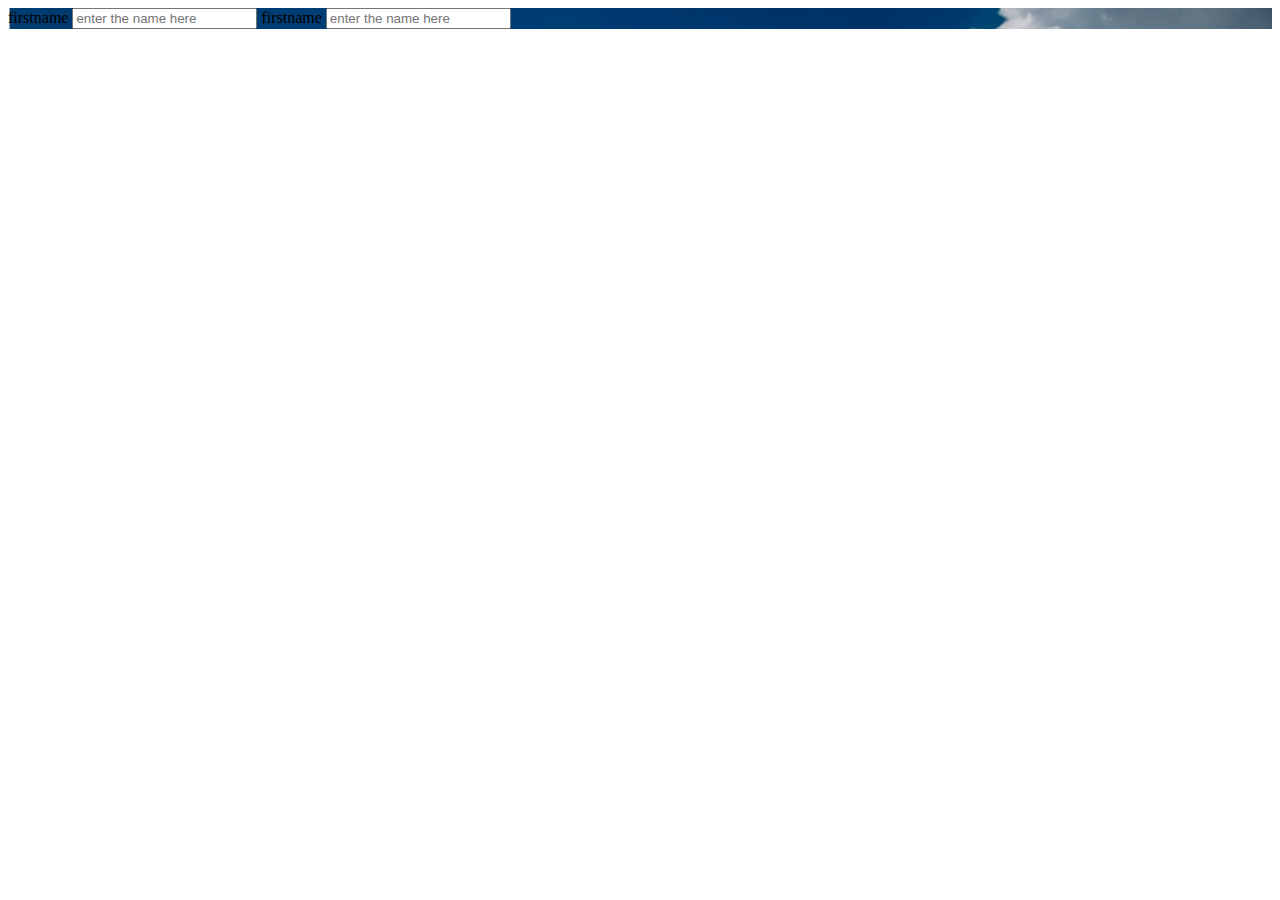
<file: index.html>
<html>
  <head>
    <link rel="stylesheet" type="text/css" href="css/custom.css" />
  </head>
  <body>
    <div class="background-cover" height="500px;">
      <label for="firstname"> firstname</label>
      <input type="text" id="firstname" placeholder="enter the name here" />

      <label for="afirstname"> firstname</label>
      <input type="text" id="afirstname" placeholder="enter the name here" />
    </div>
  </body>
</html>
</file>
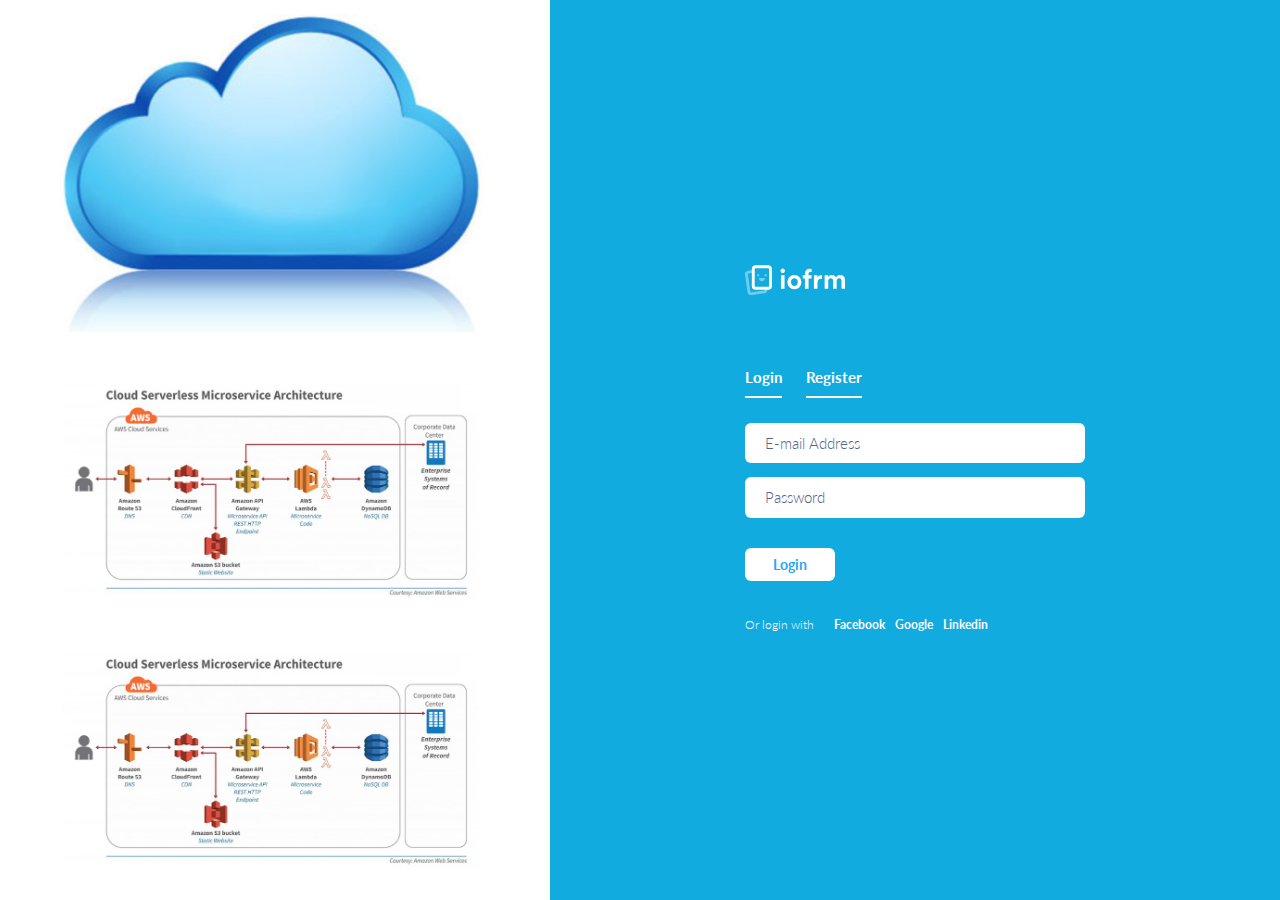
<file: loginpage.html>
<!--  Reference Link : http://brandio.io/envato/iofrm/html/login9.html -->

<!DOCTYPE html>
<html lang="en">
  <head>
    <meta charset="UTF-8" />
    <meta name="viewport" content="width=device-width, initial-scale=1.0" />
    <title>iofrm</title>
    <link rel="stylesheet" type="text/css" href="css/bootstrap.min.css" />
    <link rel="stylesheet" type="text/css" href="css/fontawesome-all.min.css" />
    <link rel="stylesheet" type="text/css" href="css/iofrm-style.css" />
    <link rel="stylesheet" type="text/css" href="css/iofrm-theme9.css" />
    <link rel="stylesheet" type="text/css" href="css/custom.css" />
  </head>
  <body>
    <div class="form-body">
      <div class="row">
        <div class="img-holder">
          <div class="bg"></div>
          <div class="info-holder">
            <!-- <h3>Serverless is awesome !!!.</h3>
                    <p>Access to the most powerfull tool in the entire design and web industry.</p>
                   -->
            <img
              src="images/Cloud-image.png"
              height="px"
              width="100px"
              alt=""
            />
            <!-- <img src="images/server-less-arch.png" alt="" />-->
            <img
              src="images/Serverless-Microservices-Architecture.png"
              alt=""
            />
            <img
              src="images/Serverless-Microservices-Architecture.png"
              alt=""
            />
          </div>
        </div>
        <div class="form-holder">
          <div class="form-content">
            <div class="form-items">
              <div class="website-logo-inside">
                <a href="index.html">
                  <div class="logo">
                    <img class="logo-size" src="images/logo-light.svg" alt="" />
                  </div>
                </a>
              </div>
              <div class="page-links">
                <a href="login9.html" class="active">Login</a>
                <a href="login9.html" class="active">Register</a>
              </div>
              <form>
                <input
                  class="form-control"
                  type="text"
                  name="username"
                  placeholder="E-mail Address"
                  required
                />
                <input
                  class="form-control"
                  type="password"
                  name="password"
                  placeholder="Password"
                  required
                />
                <div class="form-button">
                  <button id="submit" type="submit" class="ibtn">Login</button>
                </div>
              </form>
              <div class="other-links">
                <span>Or login with</span><a href="#">Facebook</a
                ><a href="#">Google</a><a href="#">Linkedin</a>
              </div>
            </div>
          </div>
        </div>
      </div>
    </div>
    <script src="js/jquery.min.js"></script>
    <script src="js/popper.min.js"></script>
    <script src="js/bootstrap.min.js"></script>
    <script src="js/main.js"></script>
  </body>
</html>
</file>
<file: css/custom.css>
.background-cover {
  border: 0px solid black;
  background: url(../images/cloud-background.png) no-repeat;
  background-size: cover;
}
</file>
<file: css/iofrm-style.css>
@import url("https://fonts.googleapis.com/css?family=Lato:100,300,400,700,900");
/* -----------------------------------
    1 - General Styles
------------------------------------*/
*,
body {
  font-family: "Lato", sans-serif;
  font-weight: 400;
  -webkit-font-smoothing: antialiased;
  text-rendering: optimizeLegibility;
  -moz-osx-font-smoothing: grayscale;
}

html,
body {
  height: 100%;
}

.form-body {
  background-color: #0093ff;
  height: 100%;
}

.form-body > .row {
  position: relative;
  margin-left: 0;
  margin-right: 0;
  height: 100%;
}

.website-logo {
  display: inline-block;
  position: absolute;
  z-index: 1000;
  top: 50px;
  left: 50px;
  right: initial;
  bottom: initial;
}

.website-logo img {
  width: 100px;
}

.website-logo a {
  display: inline-block;
}

.website-logo .logo {
  display: inline-block;
  background-image: url("../images/logo-light.svg");
  background-size: contain;
  background-repeat: no-repeat;
}

.website-logo .logo img {
  width: 100px;
}

.website-logo .logo img.logo-size {
  opacity: 0 !important;
}

.website-logo-inside {
  margin-bottom: 70px;
}

.website-logo-inside img {
  width: 100px;
}

.website-logo-inside a {
  display: inline-block;
}

.website-logo-inside .logo {
  display: inline-block;
  background-image: url("../images/logo-light.svg");
  background-size: contain;
  background-repeat: no-repeat;
}

.website-logo-inside .logo img {
  width: 100px;
}

.website-logo-inside .logo img.logo-size {
  opacity: 0 !important;
}

.preview-body {
  padding-top: 70px;
  padding-bottom: 70px;
  text-align: center;
}

.preview-body .web-logo {
  margin-bottom: 50px;
}

.preview-body .web-logo img {
  width: 130px;
}

.preview-body .web-title {
  font-size: 30px;
  font-weight: 300;
  color: #000;
  line-height: 35px;
  margin-bottom: 50px;
}

.preview-body .img-link {
  display: inline-block;
  width: 100%;
  margin: 20px 0;
  padding: 0 5px;
}

.preview-body .img-link img {
  width: 100%;
  border-radius: 15px;
  -webkit-box-shadow: 0 0 5px rgba(0, 123, 255, 0.38);
  box-shadow: 0 0 5px rgba(0, 123, 255, 0.38);
  -webkit-transition: all 0.5s cubic-bezier(0.34, 1.61, 0.7, 1);
  transition: all 0.5s cubic-bezier(0.34, 1.61, 0.7, 1);
}

.preview-body .img-link:hover img,
.preview-body .img-link:focus img {
  -webkit-transform: scale(1.05);
  -moz-transform: scale(1.05);
  -ms-transform: scale(1.05);
  transform: scale(1.05);
  -webkit-box-shadow: 0 11px 19px rgba(0, 123, 255, 0.18);
  box-shadow: 0 11px 19px rgba(0, 123, 255, 0.18);
}

.img-holder {
  display: inline-block;
  position: absolute;
  top: 0;
  left: 0;
  width: 550px;
  min-height: 700px;
  height: 100%;
  overflow: hidden;
  background-color: #000000;
  padding: 60px;
  text-align: center;
  z-index: 999;
}

.img-holder .info-holder {
  position: relative;
  /* suresh need to set the top padding on images */
  top: 45%;
  -webkit-transform: translateY(-50%);
  -moz-transform: translateY(-50%);
  -ms-transform: translateY(-50%);
  transform: translateY(-50%);
}

.img-holder .info-holder h3 {
  display: inline-block;
  color: #fff;
  text-align: left;
  font-size: 23px;
  font-weight: 900;
  margin-bottom: 30px;
  width: 100%;
  max-width: 378px;
  padding-right: 30px;
}

.img-holder .info-holder h2 {
  display: inline-block;
  color: #fff;
  text-align: left;
  font-size: 32px;
  font-weight: 900;
  margin-bottom: 30px;
  width: 100%;
  max-width: 378px;
}

.img-holder .info-holder h2 span {
  font-size: 32px;
  font-weight: 900;
  color: #fe4777;
}

.img-holder .info-holder p {
  display: inline-block;
  color: #fff;
  text-align: left;
  font-size: 18px;
  font-weight: 300;
  line-height: 20px;
  margin-bottom: 50px;
  width: 100%;
  max-width: 378px;
  padding-right: 30px;
}

.img-holder .info-holder img {
  /* Suresh size of hte images */
  padding-top: 50px;
  width: 100%;
  max-width: 900px;
}

.img-holder .info-holder img.md-size {
  max-width: 290px;
}

.img-holder .info-holder.simple-info h3 {
  padding-right: 0;
}

.img-holder .info-holder.simple-info p {
  padding-right: 0;
}

.img-holder .info-holder.simple-info img {
  max-width: 160px;
  margin-bottom: 50px;
}

.img-holder .bg {
  position: absolute;
  opacity: 0.23;
  left: 0;
  top: 0;
  width: 100%;
  height: 100%;
  background-image: url("../images/img1.jpg");
  background-size: cover;
  background-position: center;
  z-index: -1;
}

@media (min-height: 700px) {
  .img-holder {
    position: fixed;
  }

  .website-logo {
    position: fixed;
  }
}

.form-holder {
  margin-left: 550px;
  width: 100%;
}

.form-holder .form-content {
  position: relative;
  text-align: center;
  display: -webkit-box;
  display: -moz-box;
  display: -ms-flexbox;
  display: -webkit-flex;
  display: flex;
  -webkit-justify-content: center;
  justify-content: center;
  -webkit-align-items: center;
  align-items: center;
  padding: 60px;
  min-height: 100%;
}

.form-holder .form-content ::-webkit-input-placeholder {
  color: #526489;
}

.form-holder .form-content :-moz-placeholder {
  color: #526489;
}

.form-holder .form-content ::-moz-placeholder {
  color: #526489;
}

.form-holder .form-content :-ms-input-placeholder {
  color: #526489;
}

.form-control:focus {
  -webkit-box-shadow: none;
  box-shadow: none;
}

.form-control ::-webkit-input-placeholder {
  color: #526489;
}

.form-control :-moz-placeholder {
  color: #526489;
}

.form-control ::-moz-placeholder {
  color: #526489;
}

.form-control :-ms-input-placeholder {
  color: #526489;
}

.form-content {
  position: relative;
  background-color: #0093ff;
}

.form-content .form-group {
  color: #fff;
  font-size: 15px;
  font-weight: 300;
}

.form-content .form-items {
  display: inline-block;
  width: 100%;
  max-width: 340px;
  text-align: left;
  -webkit-transition: all 0.4s ease;
  transition: all 0.4s ease;
}

.form-content h3 {
  color: #fff;
  text-align: left;
  font-size: 24px;
  font-weight: 900;
  margin-bottom: 10px;
}

.form-content h3.form-title {
  margin-bottom: 30px;
}

.form-content p {
  color: #fff;
  text-align: left;
  font-size: 18px;
  font-weight: 300;
  line-height: 20px;
  margin-bottom: 30px;
}

.form-content p.form-subtitle {
  font-size: 16px;
  margin-bottom: 15px;
}

.form-content label {
  color: #fff;
  text-align: left;
  font-size: 15px;
  font-weight: 300;
  line-height: 20px;
  margin-bottom: 10px;
}

.form-content .page-links {
  margin-bottom: 34px;
}

.form-content .page-links a {
  position: relative;
  display: inline-block;
  text-decoration: none;
  color: #fff;
  font-weight: 300;
  font-size: 15px;
  margin-right: 20px;
  -webkit-transition: all 0.3s ease;
  transition: all 0.3s ease;
}

.form-content .page-links a:last-child {
  margin-right: 0;
}

.form-content .page-links a:after {
  position: absolute;
  content: "";
  width: 100%;
  height: 2px;
  left: 0;
  bottom: -10px;
  background-color: rgba(255, 255, 255, 0.5);
  -webkit-transition: all 0.3s ease;
  transition: all 0.3s ease;
}

.form-content .page-links a.active {
  font-weight: 700;
}

.form-content .page-links a.active:after {
  background-color: #fff;
}

.form-content .page-links a:hover:after,
.form-content .page-links a:focus:after {
  background-color: #fff;
}

.form-content input,
.form-content .dropdown-toggle.btn-default {
  width: 100%;
  padding: 9px 20px;
  text-align: left;
  border: 0;
  outline: 0;
  border-radius: 6px;
  background-color: #fff;
  font-size: 15px;
  font-weight: 300;
  color: #8d8d8d;
  -webkit-transition: all 0.3s ease;
  transition: all 0.3s ease;
  margin-bottom: 14px;
}

.form-content input:hover,
.form-content input:focus,
.form-content .dropdown-toggle.btn-default:hover,
.form-content .dropdown-toggle.btn-default:focus {
  border: 0;
  background-color: #ebeff8;
  color: #8d8d8d;
}

.form-content textarea {
  position: static !important;
  width: 100%;
  padding: 8px 20px;
  border-radius: 6px;
  text-align: left;
  background-color: #fff;
  border: 0;
  font-size: 15px;
  font-weight: 300;
  color: #8d8d8d;
  outline: none;
  resize: none;
  height: 120px;
  -webkit-transition: none;
  transition: none;
  margin-bottom: 14px;
}

.form-content textarea:hover,
.form-content textarea:focus {
  border: 0;
  background-color: #ebeff8;
  color: #8d8d8d;
}

.form-content .custom-file {
  margin-bottom: 14px;
}

.form-content .custom-file-label {
  position: absolute;
  padding: 9px 20px;
  text-align: left;
  border: 0;
  outline: 0;
  border-radius: 6px;
  background-color: #fff;
  font-size: 15px;
  font-weight: 300;
  color: #8d8d8d;
  outline: none !important;
  -webkit-box-shadow: none !important;
  box-shadow: none !important;
  -webkit-transition: all 0.3s ease;
  transition: all 0.3s ease;
}

.form-content .custom-file-label:after {
  content: "\f382" !important;
  font-family: Font awesome\5 Free;
  font-style: normal;
  font-weight: 600;
  padding: 0.475rem 0.75rem 0.375rem;
  color: #495057;
  background-color: transparent;
  border-left: 0;
  border-radius: 0;
  -webkit-transition: all 0.3s ease;
  transition: all 0.3s ease;
}

.form-content input[type="checkbox"],
.form-content input[type="radio"] {
  width: auto;
}

.form-content input[type="checkbox"]:not(:checked),
.form-content input[type="checkbox"]:checked,
.form-content input[type="radio"]:not(:checked),
.form-content input[type="radio"]:checked {
  position: absolute;
  left: -9999px;
}

.form-content input[type="checkbox"]:not(:checked) + label,
.form-content input[type="checkbox"]:checked + label,
.form-content input[type="radio"]:not(:checked) + label,
.form-content input[type="radio"]:checked + label {
  position: relative;
  padding-left: 23px;
  cursor: pointer;
  display: inline;
  color: #fff;
  font-size: 15px;
  font-weight: 700;
  margin-left: 0;
  -webkit-transition: all 0.3s ease;
  transition: all 0.3s ease;
  -webkit-touch-callout: none;
  -webkit-user-select: none;
  -khtml-user-select: none;
  -moz-user-select: none;
  -ms-user-select: none;
  user-select: none;
}

.form-content input[type="checkbox"]:checked + label,
.form-content input[type="radio"]:checked + label {
  color: #fff;
}

.form-content input[type="checkbox"]:checked + label:before,
.form-content input[type="radio"]:checked + label:before {
  content: "";
  position: absolute;
  left: 0;
  top: 2px;
  width: 15px;
  height: 15px;
  background: #fff;
  border-radius: 50px;
  border: 0px solid #fff;
  -webkit-transition: all 0.3s ease;
  transition: all 0.3s ease;
}

.form-content input[type="checkbox"]:not(:checked) + label:before,
.form-content input[type="radio"]:not(:checked) + label:before {
  content: "";
  position: absolute;
  left: 0;
  top: 2px;
  width: 15px;
  height: 15px;
  background: transparent;
  border-radius: 50px;
  border: 2px solid #fff;
  -webkit-transition: all 0.3s ease;
  transition: all 0.3s ease;
}

.form-content input[type="checkbox"]:not(:checked) + label:after,
.form-content input[type="radio"]:not(:checked) + label:after {
  opacity: 0;
  -webkit-transform: scale(0);
  -moz-transform: scale(0);
  -ms-transform: scale(0);
  transform: scale(0);
}

.form-content input[type="checkbox"]:disabled + label,
.form-content input[type="radio"]:disabled + label {
  opacity: 0.6;
}

.form-content input[type="checkbox"]:checked + label:after,
.form-content input[type="checkbox"]:not(:checked) + label:after {
  content: "\f00c";
  font-family: "Font Awesome 5 Free";
  font-style: normal;
  font-weight: 600;
  position: absolute;
  top: 3px;
  left: 3px;
  font-size: 9px;
  color: #0093ff;
  line-height: 14px;
  -webkit-transition: all 0.2s ease;
  transition: all 0.2s ease;
}

.form-content input[type="checkbox"]:checked + label:before {
  border-radius: 4px;
}

.form-content input[type="checkbox"]:not(:checked) + label:before {
  border-radius: 4px;
}

.form-content input[type="radio"]:checked + label:after,
.form-content input[type="radio"]:not(:checked) + label:after {
  content: "";
  position: absolute;
  top: 7px;
  left: 5px;
  width: 5px;
  height: 5px;
  border-radius: 20px;
  background-color: #0093ff;
  -webkit-transition: all 0.2s ease;
  transition: all 0.2s ease;
}

.form-content .custom-options {
  display: -webkit-box;
  display: -moz-box;
  display: -ms-flexbox;
  display: -webkit-flex;
  display: flex;
}

.form-content .custom-options input[type="checkbox"],
.form-content .custom-options input[type="radio"] {
  width: auto;
}

.form-content .custom-options input[type="checkbox"]:not(:checked),
.form-content .custom-options input[type="checkbox"]:checked,
.form-content .custom-options input[type="radio"]:not(:checked),
.form-content .custom-options input[type="radio"]:checked {
  position: absolute;
  left: -9999px;
}

.form-content .custom-options input[type="checkbox"]:not(:checked) + label,
.form-content .custom-options input[type="checkbox"]:checked + label,
.form-content .custom-options input[type="radio"]:not(:checked) + label,
.form-content .custom-options input[type="radio"]:checked + label {
  position: relative;
  padding-left: 0;
  cursor: pointer;
  display: inline;
  color: #606060;
  background-color: #f7f7f7;
  font-size: 13px;
  font-weight: 400;
  margin-left: 0;
  border-radius: 5px;
  padding: 4px 10px;
  margin-right: 10px;
  -webkit-transition: all 0.3s ease;
  transition: all 0.3s ease;
  -webkit-touch-callout: none;
  -webkit-user-select: none;
  -khtml-user-select: none;
  -moz-user-select: none;
  -ms-user-select: none;
  user-select: none;
  flex-grow: 1;
  text-align: center;
}

.form-content
  .custom-options
  input[type="checkbox"]:not(:checked)
  + label:last-child,
.form-content .custom-options input[type="checkbox"]:checked + label:last-child,
.form-content
  .custom-options
  input[type="radio"]:not(:checked)
  + label:last-child,
.form-content .custom-options input[type="radio"]:checked + label:last-child {
  margin-right: 0;
}

.form-content
  .custom-options
  input[type="checkbox"]:not(:checked)
  + label:after,
.form-content .custom-options input[type="checkbox"]:checked + label:after,
.form-content .custom-options input[type="radio"]:not(:checked) + label:after,
.form-content .custom-options input[type="radio"]:checked + label:after {
  display: none;
}

.form-content .custom-options input[type="checkbox"]:checked + label,
.form-content .custom-options input[type="radio"]:checked + label {
  color: #fff;
  background-color: #57d38c;
  font-weight: 400;
  -webkit-box-shadow: 0 3px 8px rgba(74, 230, 142, 0.35);
  box-shadow: 0 3px 8px rgba(74, 230, 142, 0.35);
}

.form-content .custom-options input[type="checkbox"]:checked + label:before,
.form-content .custom-options input[type="radio"]:checked + label:before {
  display: none;
}

.form-content
  .custom-options
  input[type="checkbox"]:not(:checked)
  + label:before,
.form-content .custom-options input[type="radio"]:not(:checked) + label:before {
  display: none;
}

.form-content
  .custom-options
  input[type="checkbox"]:not(:checked)
  + label:after,
.form-content .custom-options input[type="radio"]:not(:checked) + label:after {
  display: none;
}

.form-content .form-button {
  margin-top: 30px;
  margin-bottom: 25px;
}

.form-content .form-button .ibtn {
  border-radius: 6px;
  border: 0;
  padding: 6px 28px;
  background-color: #fff;
  color: #29a4ff;
  font-size: 14px;
  font-weight: 700;
  text-decoration: none;
  cursor: pointer;
  margin-right: 10px;
  outline: none;
  -webkit-transition: all 0.3s ease;
  transition: all 0.3s ease;
  -webkit-box-shadow: 0 0 0 rgba(0, 0, 0, 0.16);
  box-shadow: 0 0 0 rgba(0, 0, 0, 0.16);
}

.form-content .form-button .ibtn:last-child {
  margin-right: 0;
}

.form-content .form-button .ibtn:hover,
.form-content .form-button .ibtn:focus {
  -webkit-box-shadow: 0 5px 6px rgba(0, 0, 0, 0.16);
  box-shadow: 0 5px 6px rgba(0, 0, 0, 0.16);
}

.form-content .form-button .ibtn.less-padding {
  padding: 6px 15px !important;
}

.form-content .form-button .ibtn.extra-padding {
  font-size: 16px;
  padding: 10px 32px;
}

.form-content .form-button a {
  font-size: 13px;
  font-weight: 700;
  color: #fff;
}

.form-content .form-button.full-width {
  margin-top: 15px;
}

.form-content .form-button.full-width .ibtn {
  width: 100%;
}

.form-content .btn {
  border-radius: 6px;
  padding: 6px 28px;
  font-size: 14px;
  font-weight: 700;
  margin-right: 10px;
  border: 0;
}

.form-content .btn.btn-light {
  color: #b0c2d0;
}

.form-content .btn.btn-light:hover,
.form-content .btn.btn-light:focus {
  color: #a0b6c6;
}

.form-content .btn :last-child {
  margin-right: 0;
}

.form-content form {
  margin-bottom: 30px;
}

.form-content .other-links span {
  font-size: 12px;
  font-weight: 300;
  color: #fff;
  margin-right: 20px;
}

.form-content .other-links a {
  font-size: 12px;
  font-weight: 700;
  color: #fff;
  margin-right: 10px;
}

.form-content .other-links a:last-child {
  margin-right: 0;
}

.form-content .other-links a i {
  display: inline-block;
  width: 25px;
  height: 25px;
  background-color: #000;
  color: #fff;
  border-radius: 25px;
  text-align: center;
  padding-top: 5px;
  font-size: 15px;
  margin: 0 5px;
  -webkit-transition: all 0.3s ease;
  transition: all 0.3s ease;
}

.form-content .other-links a i[class*="fa-twitter"] {
  background-color: #00aced;
}

.form-content .other-links a i[class*="fa-facebook"] {
  background-color: #3b5998;
}

.form-content .other-links a i[class*="fa-youtube"] {
  background-color: #bb0000;
}

.form-content .other-links a i[class*="fa-google"] {
  background-color: #dd4b39;
}

.form-content .other-links a i[class*="fa-linkedin"] {
  background-color: #007bb6;
}

.form-content .other-links a i[class*="fa-instagram"] {
  background-color: #517fa4;
}

.form-content .other-links a i:hover,
.form-content .other-links a i:focus {
  opacity: 0.8;
}

.form-content.form-sm input,
.form-content.form-sm .dropdown-toggle.btn-default {
  padding: 6px 16px;
  margin-bottom: 10px;
  font-size: 14px;
}

.form-content.form-sm textarea {
  padding: 6px 16px;
  margin-bottom: 10px;
  font-size: 14px;
}

.form-content.form-sm .form-button .ibtn {
  padding: 4px 28px;
}

.form-content.form-sm .btn {
  padding: 4px 28px;
}

.form-content .form-sent {
  position: absolute;
  text-align: center;
  opacity: 0;
  pointer-events: none;
  z-index: 1;
  -webkit-transform-origin: center center;
  -moz-transform-origin: center center;
  -ms-transform-origin: center center;
  transform-origin: center center;
  -webkit-transform: scale(0.7) translateX(200px);
  -moz-transform: scale(0.7) translateX(200px);
  -ms-transform: scale(0.7) translateX(200px);
  transform: scale(0.7) translateX(200px);
  -webkit-transition: all 0.4s ease;
  transition: all 0.4s ease;
}

.form-content .form-sent.show-it {
  opacity: 1;
  pointer-events: all;
  z-index: 2;
  -webkit-transform: scale(1) translateX(0);
  -moz-transform: scale(1) translateX(0);
  -ms-transform: scale(1) translateX(0);
  transform: scale(1) translateX(0);
}

.form-content .form-sent.show-it .tick-holder .tick-icon {
  -webkit-animation: tick-anime3 0.7s cubic-bezier(0.34, 1.61, 0.7, 1) 0s
    forwards;
  -moz-animation: tick-anime3 0.7s cubic-bezier(0.34, 1.61, 0.7, 1) 0s forwards;
  -ms-animation: tick-anime3 0.7s cubic-bezier(0.34, 1.61, 0.7, 1) 0s forwards;
  animation: tick-anime3 0.7s cubic-bezier(0.34, 1.61, 0.7, 1) 0s forwards;
}

.form-content .form-sent.show-it .tick-holder .tick-icon:before {
  -webkit-animation: tick-anime1 0.2s linear 0.2s forwards;
  -moz-animation: tick-anime1 0.2s linear 0.2s forwards;
  -ms-animation: tick-anime1 0.2s linear 0.2s forwards;
  animation: tick-anime1 0.2s linear 0.2s forwards;
}

.form-content .form-sent.show-it .tick-holder .tick-icon:after {
  -webkit-animation: tick-anime2 0.4s ease 0.4s forwards;
  -moz-animation: tick-anime2 0.4s ease 0.4s forwards;
  -ms-animation: tick-anime2 0.4s ease 0.4s forwards;
  animation: tick-anime2 0.4s ease 0.4s forwards;
}

.form-content .form-sent .tick-holder {
  text-align: center;
  margin-bottom: 12px;
}

.form-content .form-sent .tick-holder .tick-icon {
  position: relative;
  display: inline-block;
  width: 40px;
  height: 40px;
  border-radius: 40px;
  background-color: rgba(255, 255, 255, 0);
  -webkit-transform: rotate(35deg) scale(2);
  -moz-transform: rotate(35deg) scale(2);
  -ms-transform: rotate(35deg) scale(2);
  transform: rotate(35deg) scale(2);
  -webkit-transform-origin: center center;
  -moz-transform-origin: center center;
  -ms-transform-origin: center center;
  transform-origin: center center;
}

.form-content .form-sent .tick-holder .tick-icon:before {
  content: "";
  position: absolute;
  background-color: #fff;
  width: 10px;
  height: 2px;
  top: 28px;
  left: 14px;
  border-radius: 2px;
  -webkit-transform-origin: left center;
  -moz-transform-origin: left center;
  -ms-transform-origin: left center;
  transform-origin: left center;
  -webkit-transform: scaleX(0);
  -moz-transform: scaleX(0);
  -ms-transform: scaleX(0);
  transform: scaleX(0);
}

.form-content .form-sent .tick-holder .tick-icon:after {
  content: "";
  position: absolute;
  background-color: #fff;
  width: 2px;
  height: 20px;
  top: 9px;
  left: 22px;
  border-radius: 2px;
  -webkit-transform-origin: center bottom;
  -moz-transform-origin: center bottom;
  -ms-transform-origin: center bottom;
  transform-origin: center bottom;
  -webkit-transform: scaleY(0);
  -moz-transform: scaleY(0);
  -ms-transform: scaleY(0);
  transform: scaleY(0);
}

.form-content .form-sent h3 {
  text-align: center;
  color: #fff;
}

.form-content .form-sent p {
  text-align: center;
  color: #fff;
  font-size: 15px;
  opacity: 0.8;
  margin-bottom: 20px;
}

.form-content .form-sent .info-holder {
  font-size: 12px;
  font-weight: 700;
  color: #fff;
  border-top: 1px solid rgba(255, 255, 255, 0.5);
  padding: 10px;
  margin-top: 60px;
}

.form-content .form-sent .info-holder span {
  font-size: 12px;
  font-weight: 700;
  color: #fff;
  opacity: 0.6;
}

.form-content .form-sent .info-holder a {
  font-size: 12px;
  font-weight: 700;
  color: #fff;
  opacity: 0.9;
}

.form-content .hide-it {
  opacity: 0;
  z-index: 1;
  pointer-events: none;
  -webkit-transform-origin: center center;
  -moz-transform-origin: center center;
  -ms-transform-origin: center center;
  transform-origin: center center;
  -webkit-transform: scale(0.7) translateX(-200px);
  -moz-transform: scale(0.7) translateX(-200px);
  -ms-transform: scale(0.7) translateX(-200px);
  transform: scale(0.7) translateX(-200px);
}

.form-content .row {
  margin-right: -6px;
  margin-left: -6px;
}

.form-content .row.top-padding {
  padding-top: 30px;
}

.form-content .row.top-padding .form-button {
  margin-top: 0;
}

.form-content .row .col {
  padding-right: 6px;
  padding-left: 6px;
}

.input-with-ccicon {
  position: relative;
  display: inline-block;
  width: 100%;
}

.input-with-ccicon #ccicon {
  position: absolute;
  right: 0.6rem;
  top: 0.55rem;
  font-size: 1.6rem;
}

.input-with-ccicon #ccicon[class*="visa"] {
  color: #3744a2;
}

.input-with-ccicon #ccicon[class*="amex"] {
  color: #1d8bd4;
}

.input-with-ccicon #ccicon[class*="diners-club"] {
  color: #1d72d4;
}

.input-with-ccicon #ccicon[class*="mastercard"] {
  color: #e42613;
}

.input-with-ccicon #ccicon[class*="discover"] {
  color: #ef940b;
}

.input-with-ccicon input {
  padding-right: 45px;
}

.nav-tabs {
  border-bottom: 0;
  margin-bottom: 2.2rem;
}

.nav-tabs .nav-item .nav-link {
  position: relative;
  border: 0;
  font-weight: 300;
  padding: 0.5rem 0;
  margin-right: 1.2rem;
  text-align: center;
  color: #000;
  background-color: transparent;
  -webkit-transition: all 0.3s ease;
  transition: all 0.3s ease;
}

.nav-tabs .nav-item .nav-link:before {
  content: "";
  position: absolute;
  left: 0;
  bottom: -3px;
  width: 100%;
  height: 2px;
  background-color: #dedede;
  -webkit-transition: all 0.3s ease;
  transition: all 0.3s ease;
}

.nav-tabs .nav-item .nav-link.active {
  font-weight: 700;
}

.nav-tabs .nav-item .nav-link.active:before {
  height: 3px;
  background-color: #57d38c;
}

.form-subtitle {
  font-size: 19px;
  font-weight: 300;
  color: #fff;
  margin-bottom: 1rem;
}

.inline-el-holder .inline-el {
  display: inline-block;
  margin-right: 1.3rem;
}

.rad-with-details {
  margin-bottom: 1rem;
}

.rad-with-details .more-info {
  color: #fff;
  font-size: 14px;
  font-weight: 300;
  margin-top: 0.3rem;
}

.separator {
  border-top: 1px solid #c7c7c7;
  margin-top: 1rem;
  margin-bottom: 2rem;
}

input.sm-content {
  max-width: 110px;
}

.form-body.on-top .website-logo {
  position: absolute;
}

.form-body.on-top .img-holder {
  display: block;
  position: relative;
  width: 100%;
  min-height: initial;
  height: initial;
  overflow: initial;
  padding: 40px;
}

.form-body.on-top .img-holder .info-holder.simple-info h3 {
  margin-bottom: 16px;
}

.form-body.on-top .img-holder .info-holder.simple-info p {
  margin-bottom: 10px;
}

.form-body.on-top .img-holder .info-holder.simple-info img {
  margin-bottom: 20px;
}

.form-body.on-top .form-holder {
  margin-left: 0;
}

@keyframes tick-anime1 {
  0% {
    -webkit-transform: scaleX(0);
    -moz-transform: scaleX(0);
    -ms-transform: scaleX(0);
    transform: scaleX(0);
  }

  100% {
    -webkit-transform: scaleX(1);
    -moz-transform: scaleX(1);
    -ms-transform: scaleX(1);
    transform: scaleX(1);
  }
}

@keyframes tick-anime2 {
  0% {
    -webkit-transform: scaleY(0);
    -moz-transform: scaleY(0);
    -ms-transform: scaleY(0);
    transform: scaleY(0);
  }

  100% {
    -webkit-transform: scaleY(1);
    -moz-transform: scaleY(1);
    -ms-transform: scaleY(1);
    transform: scaleY(1);
  }
}

@keyframes tick-anime3 {
  0% {
    background-color: rgba(255, 255, 255, 0);
    -webkit-transform: rotate(35deg) scale(2);
    -moz-transform: rotate(35deg) scale(2);
    -ms-transform: rotate(35deg) scale(2);
    transform: rotate(35deg) scale(2);
  }

  100% {
    background-color: rgba(255, 255, 255, 0.2);
    -webkit-transform: rotate(45deg) scale(1);
    -moz-transform: rotate(45deg) scale(1);
    -ms-transform: rotate(45deg) scale(1);
    transform: rotate(45deg) scale(1);
  }
}

@keyframes c-tick-anime3 {
  0% {
    background-color: rgba(233, 253, 214, 0);
    -webkit-transform: rotate(35deg) scale(2);
    -moz-transform: rotate(35deg) scale(2);
    -ms-transform: rotate(35deg) scale(2);
    transform: rotate(35deg) scale(2);
  }

  100% {
    background-color: #e9fdd6;
    -webkit-transform: rotate(45deg) scale(1);
    -moz-transform: rotate(45deg) scale(1);
    -ms-transform: rotate(45deg) scale(1);
    transform: rotate(45deg) scale(1);
  }
}

.alert {
  position: relative;
  padding: 6px 12px;
  border: 1px solid #000;
  color: #000000;
  font-size: 13px;
  font-weight: 700;
}

.alert a,
.alert a.alert-link {
  font-weight: 700;
  color: #000000;
}

.alert p {
  font-size: 13px;
  font-weight: 700;
  margin-bottom: 18px;
}

.alert.alert-primary {
  background-color: #e2f0ff;
  border-color: #3a86d6;
}

.alert.alert-primary hr {
  border-top-color: #3a86d6;
}

.alert.alert-secondary {
  background-color: #f0f0f0;
  border-color: #8e9396;
}

.alert.alert-secondary hr {
  border-top-color: #8e9396;
}

.alert.alert-success {
  background-color: #f7fff0;
  border-color: #8ccb57;
}

.alert.alert-success hr {
  border-top-color: #8ccb57;
}

.alert.alert-danger {
  background-color: #fffafa;
  border-color: #f55050;
}

.alert.alert-danger hr {
  border-top-color: #f55050;
}

.alert.alert-warning {
  background-color: #fff8e1;
  border-color: #f1cb4b;
}

.alert.alert-warning hr {
  border-top-color: #f1cb4b;
}

.alert.alert-info {
  background-color: #dcedf1;
  border-color: #42bfdb;
}

.alert.alert-info hr {
  border-top-color: #42bfdb;
}

.alert.alert-light {
  background-color: #fefefe;
  border-color: #a7a4a4;
}

.alert.alert-light hr {
  border-top-color: #a7a4a4;
}

.alert.alert-dark {
  background-color: #d6d8d9;
  border-color: #525557;
}

.alert.alert-dark hr {
  border-top-color: #525557;
}

.alert.with-icon {
  padding-left: 32px;
}

.alert.with-icon[class*="alert-"]:before {
  position: absolute;
  font-family: "Font Awesome 5 Free";
  font-style: normal;
  font-weight: 600;
  top: 7px;
  left: 7px;
  width: 20px;
  font-size: 12px;
  text-align: center;
}

.alert.with-icon.alert-primary:before {
  content: "\f12a";
  color: #3a86d6;
}

.alert.with-icon.alert-secondary:before {
  content: "\f12a";
  color: #8e9396;
}

.alert.with-icon.alert-success:before {
  content: "\f00c";
  color: #8ccb57;
}

.alert.with-icon.alert-danger:before {
  content: "\f071";
  color: #f55050;
}

.alert.with-icon.alert-warning:before {
  content: "\f06a";
  color: #f1cb4b;
}

.alert.with-icon.alert-info:before {
  content: "\f129";
  color: #42bfdb;
}

.alert.with-icon.alert-light:before {
  content: "\f12a";
  color: #a7a4a4;
}

.alert.with-icon.alert-dark:before {
  content: "\f12a";
  color: #525557;
}

.alert .close {
  color: #727272;
  font-size: 0.9rem;
  padding: 3px;
  outline: none;
}

.alert .close span {
  color: #727272;
}

.form-body.without-side .website-logo {
  top: 70px;
  left: 50%;
  margin-left: -50px;
  right: initial;
  bottom: initial;
  display: inline-block;
}

.form-body.without-side .website-logo-inside .logo {
  background-image: url("../images/logo-dark.svg");
}

.form-body.without-side .form-holder .form-content ::-webkit-input-placeholder {
  color: #000;
}

.form-body.without-side .form-holder .form-content :-moz-placeholder {
  color: #000;
}

.form-body.without-side .form-holder .form-content ::-moz-placeholder {
  color: #000;
}

.form-body.without-side .form-holder .form-content :-ms-input-placeholder {
  color: #000;
}

.form-body.without-side h3 {
  color: #000;
}

.form-body.without-side p {
  color: #000;
}

.form-body.without-side label {
  color: #000;
}

.form-body.without-side .img-holder {
  z-index: 0;
  width: 100%;
  overflow: hidden;
}

.form-body.without-side .img-holder .info-holder img {
  display: none;
  max-width: 534px;
  -webkit-animation: zoom-in-img 50s linear 0s infinite;
  -moz-animation: zoom-in-img 50s linear 0s infinite;
  -ms-animation: zoom-in-img 50s linear 0s infinite;
  animation: zoom-in-img 50s linear 0s infinite;
  -webkit-transform-origin: center center;
  -moz-transform-origin: center center;
  -ms-transform-origin: center center;
  transform-origin: center center;
  -webkit-transform: scale(1);
  -moz-transform: scale(1);
  -ms-transform: scale(1);
  transform: scale(1);
}

.form-body.without-side .form-holder {
  margin-left: 0;
}

.form-body.without-side .form-holder .form-content {
  background-color: transparent;
}

.form-body.without-side .form-content {
  padding: 125px 60px 60px;
  -webkit-perspective: 800px;
  -moz-perspective: 800px;
  -ms-perspective: 800px;
  perspective: 800px;
}

.form-body.without-side .form-content .form-items {
  padding: 35px 30px;
  border-radius: 10px;
  background-color: #fff;
  -webkit-box-shadow: 0 6px 15px rgba(0, 0, 0, 0.16);
  box-shadow: 0 6px 15px rgba(0, 0, 0, 0.16);
}

.form-body.without-side .form-content .form-items form {
  margin-bottom: 0;
}

.form-body.without-side .form-content .form-items .other-links {
  margin-top: 38px;
  margin-bottom: 30px;
}

.form-body.without-side .form-content .form-items .other-links .text {
  font-size: 13px;
  font-weight: 300;
  color: #000;
  margin-bottom: 15px;
}

.form-body.without-side .form-content .form-items .other-links a {
  display: inline-block;
  padding: 5px;
  border-radius: 2px;
  color: #000;
  background-color: #f7f7f7;
}

.form-body.without-side .form-content .form-items .other-links a i {
  width: 18px;
  height: 18px;
  font-size: 9px;
  margin-left: 0;
}

.form-body.without-side .form-content .form-items .page-links {
  margin-bottom: 0;
}

.form-body.without-side .form-content .form-items .page-links a {
  font-weight: 700;
}

.form-body.without-side .form-content .form-items .page-links a:after {
  bottom: -3px;
}

.form-body.without-side .form-content .page-links a {
  color: #000;
}

.form-body.without-side .form-content .page-links a:after {
  background-color: rgba(222, 222, 222, 0.7);
}

.form-body.without-side .form-content .page-links a.active:after,
.form-body.without-side .form-content .page-links a:hover:after,
.form-body.without-side .form-content .page-links a:focus:after {
  background-color: #0092fe;
}

.form-body.without-side .form-content input,
.form-body.without-side .form-content .dropdown-toggle.btn-default {
  border: 0;
  background-color: #f7f7f7;
  color: #000000;
}

.form-body.without-side .form-content input:hover,
.form-body.without-side .form-content input:focus,
.form-body.without-side .form-content .dropdown-toggle.btn-default:hover,
.form-body.without-side .form-content .dropdown-toggle.btn-default:focus {
  border: 0;
  background-color: #eaeaea;
  color: #000000;
}

.form-body.without-side .form-content textarea {
  background-color: #f7f7f7;
  border: 0;
  color: #000000;
}

.form-body.without-side .form-content textarea:hover,
.form-body.without-side .form-content textarea:focus {
  border: 0;
  background-color: #eaeaea;
  color: #000000;
}

.form-body.without-side
  .form-content
  input[type="checkbox"]:not(:checked)
  + label,
.form-body.without-side .form-content input[type="checkbox"]:checked + label,
.form-body.without-side .form-content input[type="radio"]:not(:checked) + label,
.form-body.without-side .form-content input[type="radio"]:checked + label {
  color: #000;
}

.form-body.without-side .form-content input[type="checkbox"]:checked + label,
.form-body.without-side .form-content input[type="radio"]:checked + label {
  color: #000;
}

.form-body.without-side
  .form-content
  input[type="checkbox"]:checked
  + label:before,
.form-body.without-side
  .form-content
  input[type="radio"]:checked
  + label:before {
  background: #000;
  border: 0px solid #000;
}

.form-body.without-side
  .form-content
  input[type="checkbox"]:not(:checked)
  + label:before,
.form-body.without-side
  .form-content
  input[type="radio"]:not(:checked)
  + label:before {
  background: transparent;
  border: 2px solid #000;
}

.form-body.without-side
  .form-content
  input[type="checkbox"]:not(:checked)
  + label:after,
.form-body.without-side
  .form-content
  input[type="checkbox"]:checked
  + label:after {
  color: #fff;
}

.form-body.without-side
  .form-content
  input[type="radio"]:not(:checked)
  + label:after,
.form-body.without-side
  .form-content
  input[type="radio"]:checked
  + label:after {
  background-color: #fff;
}

.form-body.without-side
  .form-content
  .custom-options
  input[type="checkbox"]:not(:checked)
  + label,
.form-body.without-side
  .form-content
  .custom-options
  input[type="checkbox"]:checked
  + label,
.form-body.without-side
  .form-content
  .custom-options
  input[type="radio"]:not(:checked)
  + label,
.form-body.without-side
  .form-content
  .custom-options
  input[type="radio"]:checked
  + label {
  color: #606060;
  background-color: #f7f7f7;
}

.form-body.without-side
  .form-content
  .custom-options
  input[type="checkbox"]:checked
  + label,
.form-body.without-side
  .form-content
  .custom-options
  input[type="radio"]:checked
  + label {
  color: #fff;
  background-color: #57d38c;
  -webkit-box-shadow: 0 3px 8px rgba(74, 230, 142, 0.35);
  box-shadow: 0 3px 8px rgba(74, 230, 142, 0.35);
}

.form-body.without-side .form-content .form-button {
  margin-bottom: 0;
}

.form-body.without-side .form-content .form-button .ibtn {
  background-color: #29a4ff;
  color: #fff;
  -webkit-box-shadow: 0 0 0 rgba(0, 0, 0, 0.16);
  box-shadow: 0 0 0 rgba(0, 0, 0, 0.16);
}

.form-body.without-side .form-content .form-button .ibtn:hover,
.form-body.without-side .form-content .form-button .ibtn:focus {
  -webkit-box-shadow: 0 5px 6px rgba(0, 0, 0, 0.16);
  box-shadow: 0 5px 6px rgba(0, 0, 0, 0.16);
}

.form-body.without-side .form-content .form-button a {
  font-weight: 300;
  color: #000;
}

.form-body.without-side .form-content .form-sent {
  padding: 35px 30px;
  border-radius: 10px;
  background-color: #fff;
  -webkit-box-shadow: 0 6px 15px rgba(0, 0, 0, 0.16);
  box-shadow: 0 6px 15px rgba(0, 0, 0, 0.16);
  -webkit-transform: rotateY(-180deg);
  -moz-transform: rotateY(-180deg);
  -ms-transform: rotateY(-180deg);
  transform: rotateY(-180deg);
}

.form-body.without-side .form-content .form-sent.show-it {
  -webkit-transform: rotateY(0deg);
  -moz-transform: rotateY(0deg);
  -ms-transform: rotateY(0deg);
  transform: rotateY(0deg);
}

.form-body.without-side .form-content .form-sent .tick-holder .tick-icon {
  -webkit-animation: c-tick-anime3 0.7s cubic-bezier(0.34, 1.61, 0.7, 1) 0s
    forwards;
  -moz-animation: c-tick-anime3 0.7s cubic-bezier(0.34, 1.61, 0.7, 1) 0s
    forwards;
  -ms-animation: c-tick-anime3 0.7s cubic-bezier(0.34, 1.61, 0.7, 1) 0s forwards;
  animation: c-tick-anime3 0.7s cubic-bezier(0.34, 1.61, 0.7, 1) 0s forwards;
  background-color: rgba(233, 253, 214, 0);
}

.form-body.without-side
  .form-content
  .form-sent
  .tick-holder
  .tick-icon:before {
  background-color: #8ccb57;
}

.form-body.without-side .form-content .form-sent .tick-holder .tick-icon:after {
  background-color: #8ccb57;
}

.form-body.without-side .form-content .form-sent h3 {
  color: #000;
}

.form-body.without-side .form-content .form-sent p {
  color: #000;
}

.form-body.without-side .form-content .form-sent .info-holder {
  border-top: 1px solid rgba(0, 0, 0, 0.5);
}

.form-body.without-side .form-content .form-sent .info-holder span {
  color: #000;
}

.form-body.without-side .form-content .form-sent .info-holder a {
  color: #000;
}

.form-body.without-side .form-content .hide-it {
  -webkit-transform: rotateY(180deg);
  -moz-transform: rotateY(180deg);
  -ms-transform: rotateY(180deg);
  transform: rotateY(180deg);
}

@keyframes zoom-in-img {
  0% {
    -webkit-transform: scale(1);
    -moz-transform: scale(1);
    -ms-transform: scale(1);
    transform: scale(1);
  }

  50% {
    -webkit-transform: scale(1.15);
    -moz-transform: scale(1.15);
    -ms-transform: scale(1.15);
    transform: scale(1.15);
  }

  100% {
    -webkit-transform: scale(1);
    -moz-transform: scale(1);
    -ms-transform: scale(1);
    transform: scale(1);
  }
}

/* -----------------------------------
    2 - Responsive Styles
------------------------------------*/
@media (max-width: 992px) {
  .img-holder {
    display: none;
  }

  .form-holder {
    margin-left: 0;
  }

  .form-holder .form-content {
    padding: 125px 60px 60px;
  }

  .form-body.on-top .form-holder .form-content,
  .form-body.on-top-mobile .form-holder .form-content {
    padding: 60px;
  }

  .website-logo {
    position: relative;
    top: 50px;
    left: 50px;
    right: initial;
    bottom: initial;
  }

  .website-logo .logo {
    background-image: url("../images/logo-light.svg");
  }

  .form-body.without-side .img-holder {
    display: inline-block;
  }

  .form-body.without-side .website-logo .logo {
    background-image: url("../images/logo-light.svg");
  }

  .form-body.without-side .form-holder .form-content {
    padding: 125px 30px 60px;
  }

  .form-body.on-top-mobile .website-logo {
    position: absolute;
  }

  .form-body.on-top-mobile .img-holder {
    display: block;
    position: relative;
    width: 100%;
    min-height: initial;
    height: initial;
    overflow: initial;
    padding: 40px;
  }

  .form-body.on-top-mobile .img-holder .info-holder.simple-info h3 {
    margin-bottom: 16px;
  }

  .form-body.on-top-mobile .img-holder .info-holder.simple-info p {
    margin-bottom: 10px;
  }

  .form-body.on-top-mobile .img-holder .info-holder.simple-info img {
    margin-bottom: 20px;
  }

  .form-body.on-top-mobile .form-holder {
    margin-left: 0;
  }
}

@media (max-width: 575px) {
  .form-body.on-top .img-holder,
  .form-body.on-top-mobile .img-holder {
    padding: 90px 40px 40px;
  }

  .form-content .row.top-padding .form-button {
    text-align: left !important;
    margin-top: 30px;
  }
}
</file>
<file: css/iofrm-theme9.css>
.form-body {
  background-color: #064e89;
}

.website-logo {
  display: none;
  top: 50px;
  left: 50px;
  right: initial;
  bottom: initial;
}

.website-logo img {
  width: 100px;
}

.website-logo .logo {
  background-image: url("../images/logo-light.svg");
}

.website-logo .logo img {
  width: 100px;
}

.website-logo-inside img {
  width: 100px;
}

.website-logo-inside .logo {
  background-image: url("../images/logo-light.svg");
}

.website-logo-inside .logo img {
  width: 100px;
}

.img-holder {
  width: 550px;
  background-color: #fff;
}

.img-holder .info-holder h3 {
  color: #064e89;
  text-align: left;
}

.img-holder .info-holder h3 span {
  color: #064e89;
}

.img-holder .info-holder h2 {
  color: #064e89;
  text-align: left;
}

.img-holder .info-holder h2 span {
  color: #064e89;
}

.img-holder .info-holder p {
  color: #064e89;
  text-align: left;
}

.img-holder .bg {
  opacity: 0.23;
  background-image: none;
}

.form-holder {
  margin-left: 550px;
}

.form-holder .form-content ::-webkit-input-placeholder {
  color: #526489;
}

.form-holder .form-content :-moz-placeholder {
  color: #526489;
}

.form-holder .form-content ::-moz-placeholder {
  color: #526489;
}

.form-holder .form-content :-ms-input-placeholder {
  color: #526489;
}

.form-content {
  background-color: rgb(17, 171, 223);
}

.form-content .form-group {
  color: #fff;
}

.form-content .form-items {
  max-width: 340px;
  text-align: left;
}

.form-content h3 {
  color: #fff;
  text-align: left;
}

.form-content p {
  color: #fff;
  text-align: left;
}

.form-content label {
  color: #fff;
  text-align: left;
}

.form-content .page-links a {
  color: #fff;
}

.form-content .page-links a:after {
  background-color: rgba(255, 255, 255, 0.5);
}

.form-content .page-links a.active:after {
  background-color: #fff;
}

.form-content .page-links a:hover:after,
.form-content .page-links a:focus:after {
  background-color: #fff;
}

.form-content input,
.form-content .dropdown-toggle.btn-default {
  border: 0;
  background-color: #fff;
  color: #8d8d8d;
}

.form-content input:hover,
.form-content input:focus,
.form-content .dropdown-toggle.btn-default:hover,
.form-content .dropdown-toggle.btn-default:focus {
  border: 0;
  background-color: #ebeff8;
  color: #8d8d8d;
}

.form-content textarea {
  border: 0;
  background-color: #fff;
  color: #8d8d8d;
}

.form-content textarea:hover,
.form-content textarea:focus {
  border: 0;
  background-color: #ebeff8;
  color: #8d8d8d;
}

.form-content .custom-file-label {
  border: 0;
  background-color: #fff;
  color: #8d8d8d;
}

.form-content .form-button .ibtn:hover,
.form-content .form-button .ibtn:focus {
  -webkit-box-shadow: 0 5px 6px rgba(0, 0, 0, 0.16);
  box-shadow: 0 5px 6px rgba(0, 0, 0, 0.16);
}

.form-content .form-button a {
  color: #fff;
}

.form-content .other-links span {
  color: #fff;
}

.form-content .other-links a {
  color: #fff;
}

.form-content .form-sent .tick-holder .tick-icon {
  background-color: rgba(255, 255, 255, 0);
}

.form-content .form-sent .tick-holder .tick-icon:before {
  background-color: #fff;
}

.form-content .form-sent .tick-holder .tick-icon:after {
  background-color: #fff;
}

.form-content .form-sent h3 {
  color: #fff;
}

.form-content .form-sent p {
  color: #fff;
}

.form-content .form-sent .info-holder {
  color: #fff;
  border-top: 1px solid rgba(255, 255, 255, 0.5);
}

.form-content .form-sent .info-holder span {
  color: #fff;
}

.form-content .form-sent .info-holder a {
  color: #fff;
}

@keyframes tick-anime3 {
  0% {
    background-color: rgba(255, 255, 255, 0);
    -webkit-transform: rotate(35deg) scale(2);
    -moz-transform: rotate(35deg) scale(2);
    -ms-transform: rotate(35deg) scale(2);
    transform: rotate(35deg) scale(2);
  }

  100% {
    background-color: rgba(255, 255, 255, 0.2);
    -webkit-transform: rotate(45deg) scale(1);
    -moz-transform: rotate(45deg) scale(1);
    -ms-transform: rotate(45deg) scale(1);
    transform: rotate(45deg) scale(1);
  }
}

.alert {
  color: #fff;
}

.alert.alert-primary {
  background-color: rgba(226, 240, 255, 0);
  border-color: #3a86d6;
}

.alert.alert-primary hr {
  border-top-color: #3a86d6;
}

.alert.alert-secondary {
  background-color: rgba(240, 240, 240, 0);
  border-color: #8e9396;
}

.alert.alert-secondary hr {
  border-top-color: #8e9396;
}

.alert.alert-success {
  background-color: rgba(247, 255, 240, 0);
  border-color: #8ccb57;
}

.alert.alert-success hr {
  border-top-color: #8ccb57;
}

.form-body.without-side .form-content .page-links a.active:after {
  background-color: #fff;
}

.form-body.without-side .form-content .page-links a:hover:after,
.form-body.without-side .form-content .page-links a:focus:after {
  background-color: #fff;
}

.form-body.without-side .form-content .form-button .ibtn {
  background-color: #fff;
  color: #064e89;
  -webkit-box-shadow: 0 0 0 rgba(0, 0, 0, 0.16);
  box-shadow: 0 0 0 rgba(0, 0, 0, 0.16);
}

.form-body.without-side .form-content .form-button .ibtn:hover,
.form-body.without-side .form-content .form-button .ibtn:focus {
  -webkit-box-shadow: 0 5px 6px rgba(0, 0, 0, 0.16);
  box-shadow: 0 5px 6px rgba(0, 0, 0, 0.16);
}

/* -----------------------------------
    2 - Responsive Styles
------------------------------------*/
@media (max-width: 992px) {
  .form-holder {
    margin-left: 0;
  }

  .website-logo {
    top: 50px;
    left: 50px;
    right: initial;
    bottom: initial;
  }

  .website-logo .logo {
    background-image: url("../images/logo-light.svg");
  }

  .form-body.without-side .website-logo .logo {
    background-image: url("../images/logo-light.svg");
  }
}
</file>
